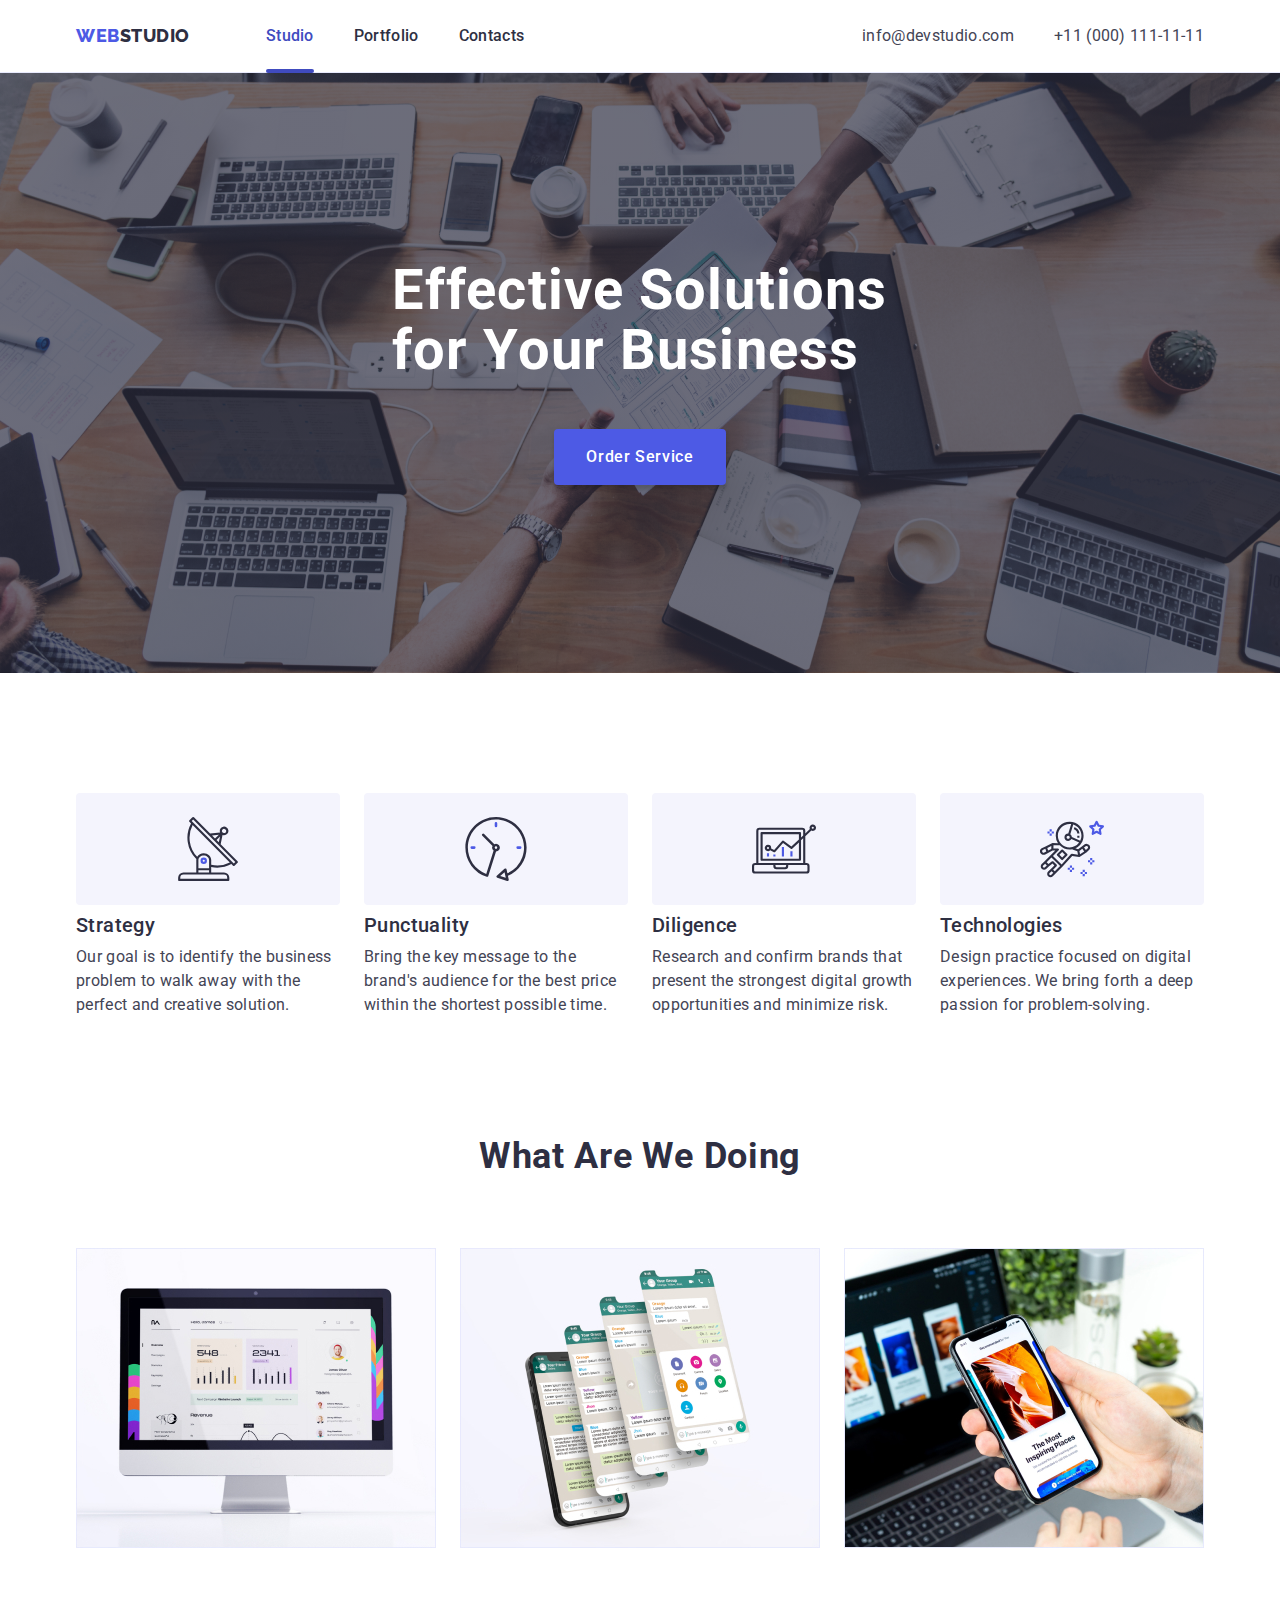
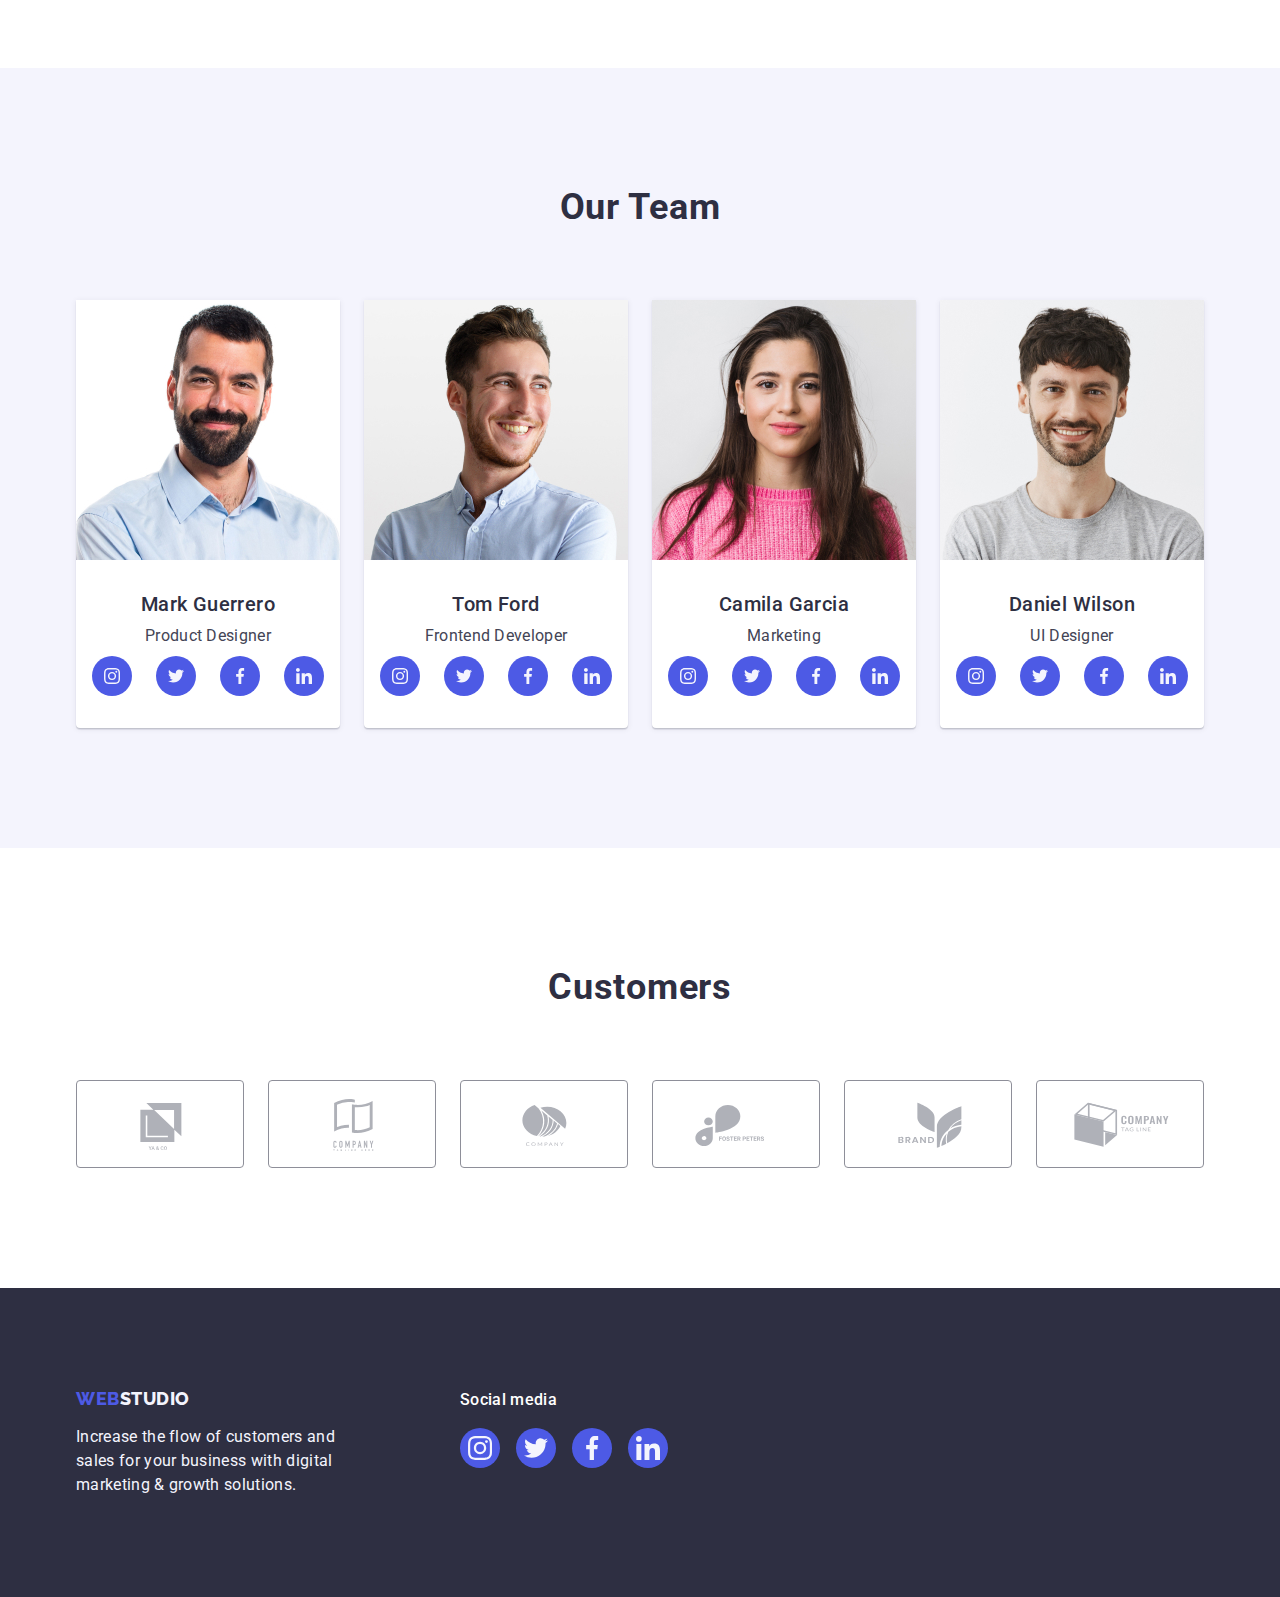
<file: index.html>
<!DOCTYPE html>
<html lang="en">
  <head>
    <meta charset="UTF-8" />
    <meta http-equiv="X-UA-Compatible" content="IE=edge" />
    <meta name="viewport" content="width=device-width, initial-scale=1.0" />
    <link rel="preconnect" href="https://fonts.googleapis.com" />
    <link rel="preconnect" href="https://fonts.gstatic.com" crossorigin />
    <link
      href="https://fonts.googleapis.com/css2?family=Raleway:wght@800&family=Roboto:wght@400;500;700;900&display=swap"
      rel="stylesheet"
    />
    <link
      rel="stylesheet"
      href="https://cdnjs.cloudflare.com/ajax/libs/modern-normalize/1.1.0/modern-normalize.min.css"
    />
    <link rel="stylesheet" href="./css/styles.css" />
    <title>WebStudio</title>
  </head>
  <body>
    <!-- Шапка макету -->
    <header class="page-header">
      <div class="main-nav container">
        <nav class="page-nav">
          <a href="./index.html" class="logo-page logo link"
            >Web<span class="logo-text-header">Studio</span></a
          >
          <ul class="site-nav list">
            <li class="nav-item">
              <a href="./index.html" class="nav-link current link">Studio</a>
            </li>
            <li class="nav-item">
              <a href="./portfolio.html" class="nav-link link">Portfolio</a>
            </li>
            <li class="nav-item">
              <a href="" class="nav-link link">Contacts</a>
            </li>
          </ul>
        </nav>
        <!-- Контакти -->
        <address class="tel-email">
          <ul class="tel-email-contacs list">
            <li class="item">
              <a href="mailto:info@devstudio.com" class="tel-email-link link"
                >info@devstudio.com</a
              >
            </li>
            <li class="item">
              <a href="tel:+110001111111" class="tel-email-link link"
                >+11 (000) 111-11-11</a
              >
            </li>
          </ul>
        </address>
      </div>
    </header>
    <main>
      <!-- Секція Герой -->
      <section class="hero">
        <div class="container">
          <h1 class="hero-title">Effective Solutions for Your Business</h1>
          <button type="button" class="button hero-btn" data-modal-open>
            Order Service
          </button>
        </div>
      </section>

      <!-- Секція 1 -->
      <section class="section">
        <div class="container">
          <h2 class="visually-hidden">advantages Webstudio</h2>
          <ul class="advantages list">
            <li class="adv-item">
              <div class="adv-icon">
                <svg width="64" height="64">
                  <use href="./images/icon.svg#icon-antenna-1"></use>
                </svg>
              </div>
              <h3 class="title">Strategy</h3>
              <p class="section-advantages-text">
                Our goal is to identify the business problem to walk away with
                the perfect and creative solution.
              </p>
            </li>
            <li class="adv-item">
              <div class="adv-icon">
                <svg width="64" height="64">
                  <use href="./images/icon.svg#icon-clock-1"></use>
                </svg>
              </div>
              <h3 class="title">Punctuality</h3>
              <p class="section-advantages-text">
                Bring the key message to the brand's audience for the best price
                within the shortest possible time.
              </p>
            </li>
            <li class="adv-item">
              <div class="adv-icon">
                <svg width="64" height="64">
                  <use href="./images/icon.svg#icon-diagram-1"></use>
                </svg>
              </div>
              <h3 class="title">Diligence</h3>
              <p class="section-advantages-text">
                Research and confirm brands that present the strongest digital
                growth opportunities and minimize risk.
              </p>
            </li>
            <li class="adv-item">
              <div class="adv-icon">
                <svg width="64" height="64">
                  <use href="./images/icon.svg#icon-astronaut-1"></use>
                </svg>
              </div>
              <h3 class="title">Technologies</h3>
              <p class="section-advantages-text">
                Design practice focused on digital experiences. We bring forth a
                deep passion for problem-solving.
              </p>
            </li>
          </ul>
        </div>
      </section>
      <!-- Секція 2 -->
      <section class="section-doing">
        <div class="container">
          <h2 class="section-title">What are we doing</h2>
          <ul class="our-works list">
            <li class="item">
              <img
                src="./images/mono.jpg"
                alt="monobblok"
                width="360"
                height="300"
              />
            </li>
            <li class="item">
              <img
                src="./images/smart.jpg"
                alt="smartphone"
                width="360"
                height="300"
              />
            </li>
            <li class="item">
              <img
                src="./images/smartnout.jpg"
                alt="smartphone in hands, laptop on the table"
                width="360"
                height="300"
              />
            </li>
          </ul>
        </div>
      </section>
      <!-- Секція 3 -->
      <section class="section-team">
        <div class="container">
          <h2 class="section-team-title">Our Team</h2>
          <ul class="sections-team list">
            <li class="section-team-card item">
              <img
                src="./images/mark.jpg"
                alt="photo mark guerrero"
                width="264"
                height="260"
              />
              <div class="card-team">
                <h3 class="section-team-title-empl">Mark Guerrero</h3>
                <p class="section-team-text">Product Designer</p>
                <ul class="social-list list">
                  <li class="social-list-item">
                    <a href="" class="social-list-link">
                      <svg class="social-list-icon" width="16" height="16">
                        <use
                          href="./images/icon.svg#icon-instagram-2"
                        ></use></svg
                    ></a>
                  </li>
                  <li class="social-list-item">
                    <a href="" class="social-list-link">
                      <svg class="social-list-icon" width="16" height="16">
                        <use href="./images/icon.svg#icon-twitter-1"></use></svg
                    ></a>
                  </li>
                  <li class="social-list-item">
                    <a href="" class="social-list-link">
                      <svg class="social-list-icon" width="16" height="16">
                        <use
                          href="./images/icon.svg#icon-facebook-1"
                        ></use></svg
                    ></a>
                  </li>
                  <li class="social-list-item">
                    <a href="" class="social-list-link">
                      <svg class="social-list-icon" width="16" height="16">
                        <use
                          href="./images/icon.svg#icon-linkedin-1"
                        ></use></svg
                    ></a>
                  </li>
                </ul>
              </div>
            </li>

            <li class="section-team-card item">
              <img
                src="./images/tom.jpg"
                alt="photo tom ford"
                width="264"
                height="260"
              />
              <div class="card-team">
                <h3 class="section-team-title-empl">Tom Ford</h3>
                <p class="section-team-text">Frontend Developer</p>
                <ul class="social-list list">
                  <li class="social-list-item">
                    <a href="" class="social-list-link">
                      <svg class="social-list-icon" width="16" height="16">
                        <use
                          href="./images/icon.svg#icon-instagram-2"
                        ></use></svg
                    ></a>
                  </li>
                  <li class="social-list-item">
                    <a href="" class="social-list-link">
                      <svg class="social-list-icon" width="16" height="16">
                        <use href="./images/icon.svg#icon-twitter-1"></use></svg
                    ></a>
                  </li>
                  <li class="social-list-item">
                    <a href="" class="social-list-link">
                      <svg class="social-list-icon" width="16" height="16">
                        <use
                          href="./images/icon.svg#icon-facebook-1"
                        ></use></svg
                    ></a>
                  </li>
                  <li class="social-list-item">
                    <a href="" class="social-list-link">
                      <svg class="social-list-icon" width="16" height="16">
                        <use
                          href="./images/icon.svg#icon-linkedin-1"
                        ></use></svg
                    ></a>
                  </li>
                </ul>
              </div>
            </li>
            <li class="section-team-card item">
              <img
                src="./images/camila.jpg"
                alt="photo camila garcia"
                width="264"
                height="260"
              />
              <div class="card-team">
                <h3 class="section-team-title-empl">Camila Garcia</h3>
                <p class="section-team-text">Marketing</p>
                <ul class="social-list list">
                  <li class="social-list-item">
                    <a href="" class="social-list-link">
                      <svg class="social-list-icon" width="16" height="16">
                        <use
                          href="./images/icon.svg#icon-instagram-2"
                        ></use></svg
                    ></a>
                  </li>
                  <li class="social-list-item">
                    <a href="" class="social-list-link">
                      <svg class="social-list-icon" width="16" height="16">
                        <use href="./images/icon.svg#icon-twitter-1"></use></svg
                    ></a>
                  </li>
                  <li class="social-list-item">
                    <a href="" class="social-list-link">
                      <svg class="social-list-icon" width="16" height="16">
                        <use
                          href="./images/icon.svg#icon-facebook-1"
                        ></use></svg
                    ></a>
                  </li>
                  <li class="social-list-item">
                    <a href="" class="social-list-link">
                      <svg class="social-list-icon" width="16" height="16">
                        <use
                          href="./images/icon.svg#icon-linkedin-1"
                        ></use></svg
                    ></a>
                  </li>
                </ul>
              </div>
            </li>
            <li class="section-team-card item">
              <img
                src="./images/daniel.jpg"
                alt="photo daniel wilson"
                width="264"
                height="260"
              />
              <div class="card-team">
                <h3 class="section-team-title-empl">Daniel Wilson</h3>
                <p class="section-team-text">UI Designer</p>
                <ul class="social-list list">
                  <li class="social-list-item">
                    <a href="" class="social-list-link">
                      <svg class="social-list-icon" width="16" height="16">
                        <use
                          href="./images/icon.svg#icon-instagram-2"
                        ></use></svg
                    ></a>
                  </li>
                  <li class="social-list-item">
                    <a href="" class="social-list-link">
                      <svg class="social-list-icon" width="16" height="16">
                        <use href="./images/icon.svg#icon-twitter-1"></use></svg
                    ></a>
                  </li>
                  <li class="social-list-item">
                    <a href="" class="social-list-link">
                      <svg class="social-list-icon" width="16" height="16">
                        <use
                          href="./images/icon.svg#icon-facebook-1"
                        ></use></svg
                    ></a>
                  </li>
                  <li class="social-list-item">
                    <a href="" class="social-list-link">
                      <svg class="social-list-icon" width="16" height="16">
                        <use
                          href="./images/icon.svg#icon-linkedin-1"
                        ></use></svg
                    ></a>
                  </li>
                </ul>
              </div>
            </li>
          </ul>
        </div>
      </section>

      <!-- Секція 4 -->
      <section class="section">
        <div class="container">
          <h2 class="section-customers-title">Customers</h2>
          <ul class="customers-list list">
            <li class="customers-list-item">
              <a href="" class="customers-list-link">
                <svg class="customers-icon" width="104" height="56">
                  <use href="./images/icon.svg#icon-Logo-YaCo"></use></svg
              ></a>
            </li>
            <li class="customers-list-item">
              <a href="" class="customers-list-link">
                <svg class="customers-icon" width="104" height="56">
                  <use href="./images/icon.svg#icon-Logo-Tagline"></use></svg
              ></a>
            </li>
            <li class="customers-list-item">
              <a href="" class="customers-list-link">
                <svg class="customers-icon" width="104" height="56">
                  <use href="./images/icon.svg#icon-Logo-Company"></use></svg
              ></a>
            </li>
            <li class="customers-list-item">
              <a href="" class="customers-list-link">
                <svg class="customers-icon" width="104" height="56">
                  <use href="./images/icon.svg#icon-Logo-Foster"></use></svg
              ></a>
            </li>

            <li class="customers-list-item">
              <a href="" class="customers-list-link">
                <svg class="customers-icon" width="104" height="56">
                  <use href="./images/icon.svg#icon-Logo-Brand"></use></svg
              ></a>
            </li>
            <li class="customers-list-item">
              <a href="" class="customers-list-link">
                <svg class="customers-icon" width="104" height="56">
                  <use href="./images/icon.svg#icon-Logo-Tag-Line"></use></svg
              ></a>
            </li>
          </ul>
        </div>
      </section>
    </main>

    <!-- Футер -->
    <footer class="footer">
      <div class="footer-container container">
        <div class="footer-one-part">
          <a href="./index.html" class="footer-logo logo link"
            >Web<span class="logo-text-footer">Studio</span></a
          >
          <p class="footer-text">
            Increase the flow of customers and sales for your business with
            digital marketing & growth solutions.
          </p>
        </div>
        <div class="footer-two-part">
          <p class="footer-social-title">Social media</p>
          <ul class="footer-social-list list">
            <li class="social-list-item">
              <a href="" class="footer-social-list-link">
                <svg class="social-list-icon" width="24" height="24">
                  <use href="./images/icon.svg#icon-instagram-2"></use></svg
              ></a>
            </li>
            <li class="social-list-item">
              <a href="" class="footer-social-list-link">
                <svg class="social-list-icon" width="24" height="24">
                  <use href="./images/icon.svg#icon-twitter-1"></use></svg
              ></a>
            </li>
            <li class="social-list-item">
              <a href="" class="footer-social-list-link">
                <svg class="social-list-icon" width="24" height="24">
                  <use href="./images/icon.svg#icon-facebook-1"></use></svg
              ></a>
            </li>
            <li class="social-list-item">
              <a href="" class="footer-social-list-link">
                <svg class="social-list-icon" width="24" height="24">
                  <use href="./images/icon.svg#icon-linkedin-1"></use></svg
              ></a>
            </li>
          </ul>
        </div>
      </div>
    </footer>

    <!-- Модальне вікно -->

    <div class="backdrop is-hidden" data-modal>
      <div class="modal">
        <button type="button" class="button modal-close" data-modal-close>
          <svg class="icon-close-modal" width="8" height="8">
            <use href="./images/icon.svg#icon-close-modal"></use>
          </svg>
        </button>
      </div>
    </div>
    <script src="./js/modal.js"></script>
  </body>
</html>
</file>
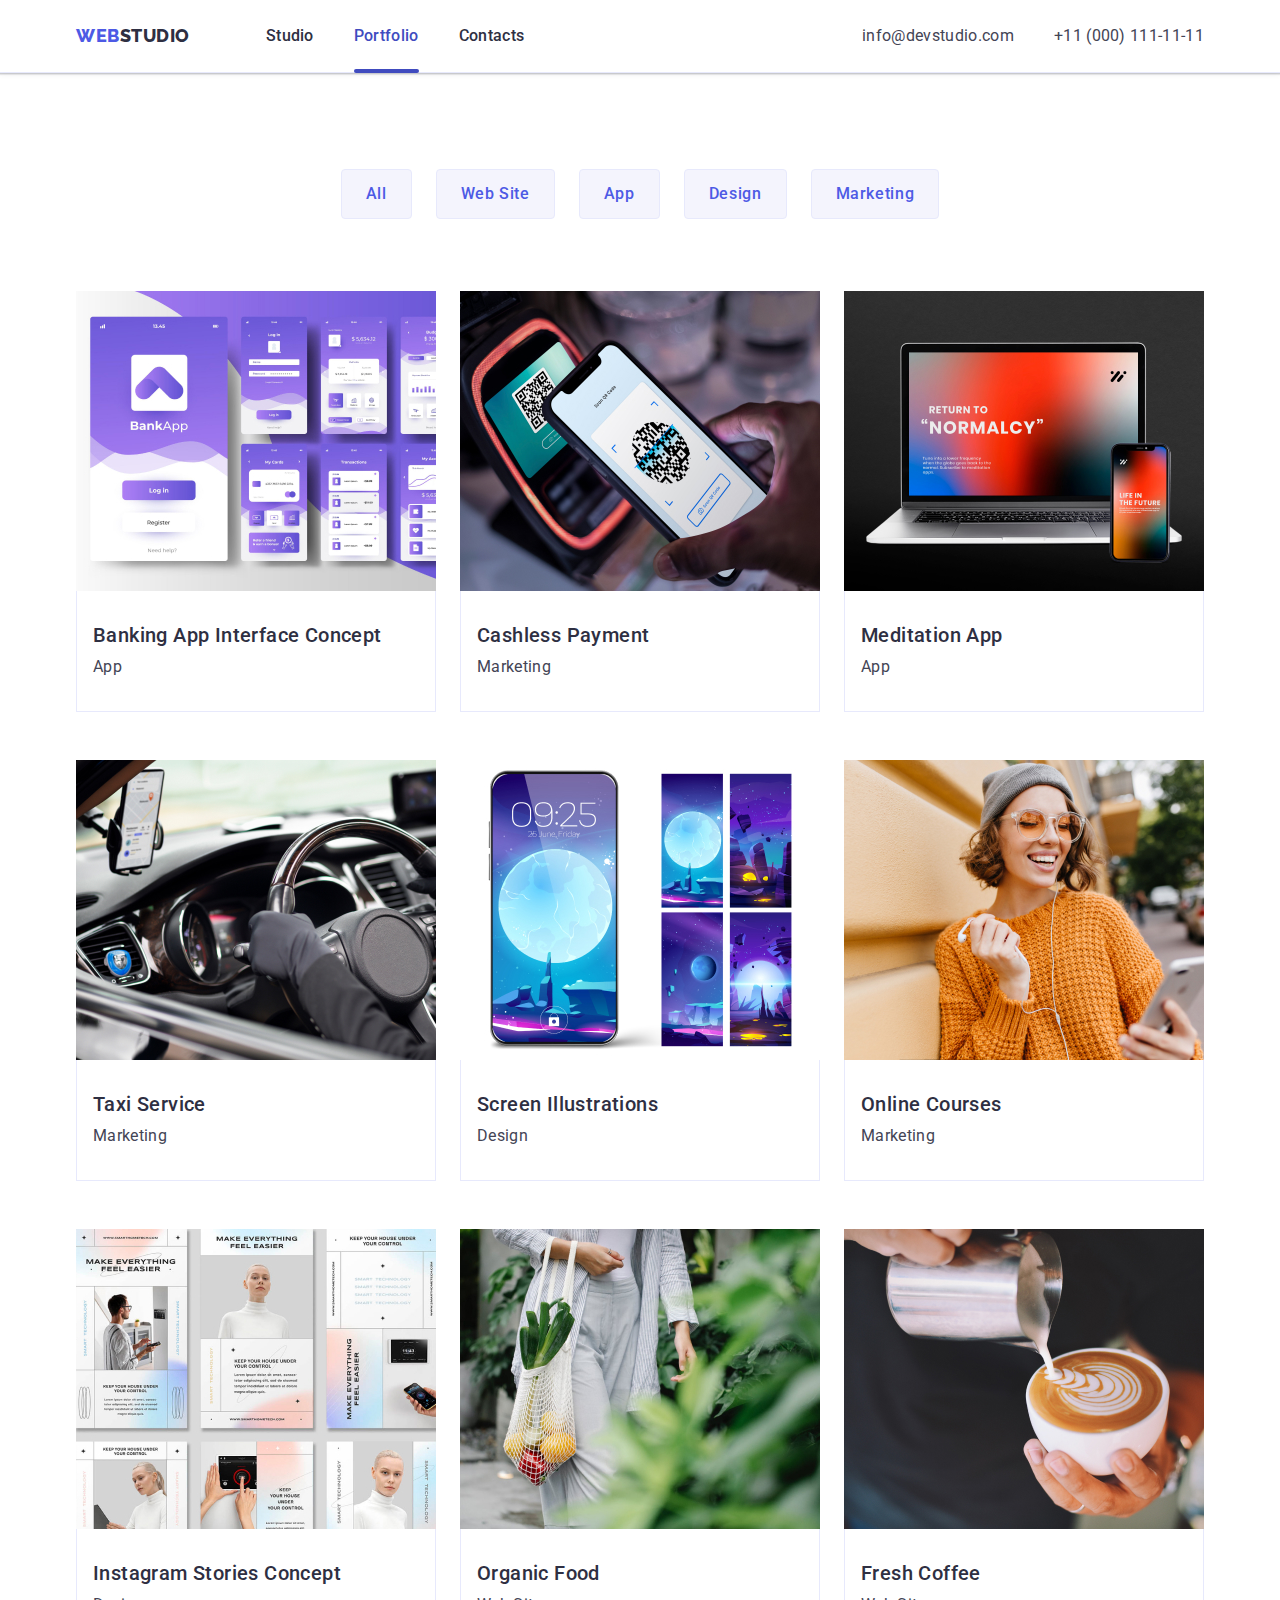
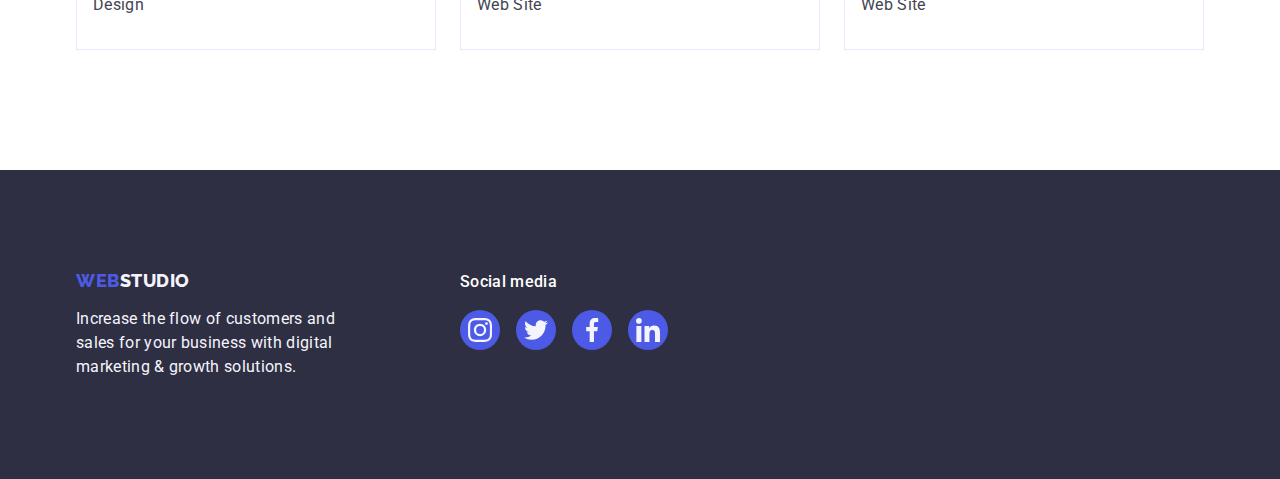
<file: portfolio.html>
<!DOCTYPE html>
<html lang="en">
  <head>
    <meta charset="UTF-8" />
    <meta http-equiv="X-UA-Compatible" content="IE=edge" />
    <meta name="viewport" content="width=device-width, initial-scale=1.0" />
    <link rel="preconnect" href="https://fonts.googleapis.com" />
    <link rel="preconnect" href="https://fonts.gstatic.com" crossorigin />
    <link
      href="https://fonts.googleapis.com/css2?family=Raleway:wght@800&family=Roboto:wght@400;500;700;900&display=swap"
      rel="stylesheet"
    />
    <link
      rel="stylesheet"
      href="https://cdnjs.cloudflare.com/ajax/libs/modern-normalize/1.1.0/modern-normalize.min.css"
    />
    <link rel="stylesheet" href="./css/styles.css" />
    <title>Portfolio</title>
  </head>
  <body>
    <!-- Шапка макету -->
    <header class="page-header">
      <div class="main-nav container">
        <nav class="page-nav">
          <a href="./index.html" class="logo-page logo link"
            >Web<span class="logo-text-header">Studio</span></a
          >
          <ul class="site-nav list">
            <li class="nav-item">
              <a href="./index.html" class="nav-link link">Studio</a>
            </li>
            <li class="nav-item">
              <a href="./portfolio.html" class="nav-link current link"
                >Portfolio</a
              >
            </li>
            <li class="nav-item">
              <a href="" class="nav-link link">Contacts</a>
            </li>
          </ul>
        </nav>
        <!-- Контакти -->
        <address class="tel-email">
          <ul class="tel-email-contacs list">
            <li class="item">
              <a href="mailto:info@devstudio.com" class="tel-email-link link"
                >info@devstudio.com</a
              >
            </li>
            <li class="item">
              <a href="tel:+110001111111" class="tel-email-link link"
                >+11 (000) 111-11-11</a
              >
            </li>
          </ul>
        </address>
      </div>
    </header>
    <main>
      <section class="section-portfolio">
        <div class="container">
          <h1 class="visually-hidden">Portfolio</h1>
          <!--  Фільтр кнопок-->
          <ul class="main-filters list">
            <li class="item">
              <button type="button" class="button filters">All</button>
            </li>
            <li class="item">
              <button type="button" class="button filters">Web Site</button>
            </li>
            <li class="item">
              <button type="button" class="button filters">App</button>
            </li>
            <li class="item">
              <button type="button" class="button filters">Design</button>
            </li>
            <li class="item">
              <button type="button" class="button filters">Marketing</button>
            </li>
          </ul>
          <!-- Послуги -->
          <ul class="services list">
            <li class="services-list">
              <a class="services-link link" href="">
                <div class="services-image-overlay">
                  <img
                    src="./images/portfolio-images/bank-concept.jpg"
                    class="card"
                    alt="bannking
            app interface"
                    width="360"
                    height="300"
                  />
                  <p class="overlay">
                    14 Stylish and User-Friendly App Design Concepts · Task
                    Manager App · Calorie Tracker App · Exotic Fruit Ecommerce
                    App · Cloud Storage App
                  </p>
                </div>
                <div class="card-content">
                  <h2 class="card-services-title">
                    Banking App Interface Concept
                  </h2>
                  <p class="services-text">App</p>
                </div>
              </a>
            </li>
            <li class="services-list">
              <a class="services-link link" href="">
                <div class="services-image-overlay">
                  <img
                    src="./images/portfolio-images/cash-paym.jpg"
                    class="card"
                    alt="phone with qr code"
                    width="360"
                    height="300"
                  />
                  <p class="overlay">
                    14 Stylish and User-Friendly App Design Concepts · Task
                    Manager App · Calorie Tracker App · Exotic Fruit Ecommerce
                    App · Cloud Storage App
                  </p>
                </div>
                <div class="card-content">
                  <h2 class="card-services-title">Cashless Payment</h2>
                  <p class="services-text">Marketing</p>
                </div></a
              >
            </li>
            <li class="services-list">
              <a class="services-link link" href=""
                ><div class="services-image-overlay">
                  <img
                    src="./images/portfolio-images/medit-app.jpg"
                    class="card"
                    alt="laptop and phone"
                    width="360"
                    height="300"
                  />
                  <p class="overlay">
                    14 Stylish and User-Friendly App Design Concepts · Task
                    Manager App · Calorie Tracker App · Exotic Fruit Ecommerce
                    App · Cloud Storage App
                  </p>
                </div>
                <div class="card-content">
                  <h2 class="card-services-title">Meditation App</h2>
                  <p class="services-text">App</p>
                </div></a
              >
            </li>
            <li class="services-list">
              <a class="services-link link" href=""
                ><div class="services-image-overlay">
                  <img
                    src="./images/portfolio-images/taxi.jpg"
                    class="card"
                    alt="the steering wheel of the car and the phone on the windshield"
                    width="360"
                    height="300"
                  />
                  <p class="overlay">
                    14 Stylish and User-Friendly App Design Concepts · Task
                    Manager App · Calorie Tracker App · Exotic Fruit Ecommerce
                    App · Cloud Storage App
                  </p>
                </div>
                <div class="card-content">
                  <h2 class="card-services-title">Taxi Service</h2>
                  <p class="services-text">Marketing</p>
                </div></a
              >
            </li>
            <li class="services-list">
              <a class="services-link link" href=""
                ><div class="services-image-overlay">
                  <img
                    src="./images/portfolio-images/screen-ill.jpg"
                    class="card"
                    alt="phone screen"
                    width="360"
                    height="300"
                  />
                  <p class="overlay">
                    14 Stylish and User-Friendly App Design Concepts · Task
                    Manager App · Calorie Tracker App · Exotic Fruit Ecommerce
                    App · Cloud Storage App
                  </p>
                </div>
                <div class="card-content">
                  <h2 class="card-services-title">Screen Illustrations</h2>
                  <p class="services-text">Design</p>
                </div></a
              >
            </li>
            <li class="services-list">
              <a class="services-link link" href=""
                ><div class="services-image-overlay">
                  <img
                    src="./images/portfolio-images/onl-cours.jpg"
                    class="card"
                    alt="girl with phone"
                    width="360"
                    height="300"
                  />
                  <p class="overlay">
                    14 Stylish and User-Friendly App Design Concepts · Task
                    Manager App · Calorie Tracker App · Exotic Fruit Ecommerce
                    App · Cloud Storage App
                  </p>
                </div>
                <div class="card-content">
                  <h2 class="card-services-title">Online Courses</h2>
                  <p class="services-text">Marketing</p>
                </div></a
              >
            </li>
            <li class="services-list">
              <a class="services-link link" href=""
                ><div class="services-image-overlay">
                  <img
                    src="./images/portfolio-images/inst-concept.jpg"
                    class="card"
                    alt="photo of a girl and options for managing a smart home"
                    width="360"
                    height="300"
                  />
                  <p class="overlay">
                    14 Stylish and User-Friendly App Design Concepts · Task
                    Manager App · Calorie Tracker App · Exotic Fruit Ecommerce
                    App · Cloud Storage App
                  </p>
                </div>
                <div class="card-content">
                  <h2 class="card-services-title">Instagram Stories Concept</h2>
                  <p class="services-text">Design</p>
                </div></a
              >
            </li>
            <li class="services-list">
              <a class="services-link link" href=""
                ><div class="services-image-overlay">
                  <img
                    src="./images/portfolio-images/org-food.jpg"
                    class="card"
                    alt="girl with fresh fruit"
                    width="360"
                    height="300"
                  />
                  <p class="overlay">
                    14 Stylish and User-Friendly App Design Concepts · Task
                    Manager App · Calorie Tracker App · Exotic Fruit Ecommerce
                    App · Cloud Storage App
                  </p>
                </div>
                <div class="card-content">
                  <h2 class="card-services-title">Organic Food</h2>
                  <p class="services-text">Web Site</p>
                </div></a
              >
            </li>
            <li class="services-list">
              <a class="services-link link" href=""
                ><div class="services-image-overlay">
                  <img
                    src="./images/portfolio-images/coffe.jpg"
                    class="card"
                    alt="a cup of coffee"
                    width="360"
                    height="300"
                  />
                  <p class="overlay">
                    14 Stylish and User-Friendly App Design Concepts · Task
                    Manager App · Calorie Tracker App · Exotic Fruit Ecommerce
                    App · Cloud Storage App
                  </p>
                </div>
                <div class="card-content">
                  <h2 class="card-services-title">Fresh Coffee</h2>
                  <p class="services-text">Web Site</p>
                </div></a
              >
            </li>
          </ul>
        </div>
      </section>
    </main>
    <!-- Футер -->
    <footer class="footer">
      <div class="footer-container container">
        <div class="footer-one-part">
          <a href="./index.html" class="footer-logo logo link"
            >Web<span class="logo-text-footer">Studio</span></a
          >
          <p class="footer-text">
            Increase the flow of customers and sales for your business with
            digital marketing & growth solutions.
          </p>
        </div>
        <div class="footer-two-part">
          <p class="footer-social-title">Social media</p>
          <ul class="footer-social-list list">
            <li class="social-list-item">
              <a href="" class="footer-social-list-link">
                <svg class="social-list-icon" width="24" height="24">
                  <use href="./images/icon.svg#icon-instagram-2"></use></svg
              ></a>
            </li>
            <li class="social-list-item">
              <a href="" class="footer-social-list-link">
                <svg class="social-list-icon" width="24" height="24">
                  <use href="./images/icon.svg#icon-twitter-1"></use></svg
              ></a>
            </li>
            <li class="social-list-item">
              <a href="" class="footer-social-list-link">
                <svg class="social-list-icon" width="24" height="24">
                  <use href="./images/icon.svg#icon-facebook-1"></use></svg
              ></a>
            </li>
            <li class="social-list-item">
              <a href="" class="footer-social-list-link">
                <svg class="social-list-icon" width="24" height="24">
                  <use href="./images/icon.svg#icon-linkedin-1"></use></svg
              ></a>
            </li>
          </ul>
        </div>
      </div>
    </footer>
  </body>
</html>
</file>
<file: css/styles.css>
html {
  box-sizing: border-box;
}

*,
*::before,
*::after {
  box-sizing: inherit;
}

:root {
  --primary-brand-color: #4d5ae5;
  --pressed-state-color: #404bbf;
  --title-text-color: #2e2f42;
  --body-text-color: #434455;
  --accent-color: #e7e9fc;
  --background-section-color: #f4f4fd;
  --background-dark-color: #2e2f42;
  --background-white-color: #ffffff;
  --subtle-text: #8e8f99;
  --link-icon-color: #afb1b8;
  --secondary-link-icon-color: #31d0aa;
  --backround-color-modal: #fcfcfc;
  --transition-duration-and-func: 250ms cubic-bezier(0.4, 0, 0.2, 1) 0ms;
}

body {
  background-color: var(--background-white-color);
  color: var(--body-text-color);
  font-family: 'Roboto', sans-serif;
}

img {
  display: block;
  max-width: 100%;
}
h1,
h2,
h3,
h4,
h5,
h6,
p {
  margin: 0;
}
/* Скидання значень */
.list {
  list-style: none;
  padding: 0;
  margin: 0;
}

.link {
  text-decoration: none;
}

/* Контейнер */
.container {
  width: 1158px;
  padding-left: 15px;
  padding-right: 15px;
  margin-left: auto;
  margin-right: auto;
}

/* Шапка */
/*=============================================
=            Section comment block            =
=============================================*/

.page-header {
  border-bottom: 1px solid var(--accent-color);
  box-shadow: 0px 2px 1px rgba(46, 47, 66, 0.08),
    0px 1px 1px rgba(46, 47, 66, 0.16), 0px 1px 6px rgba(46, 47, 66, 0.08);
}

/* Логотип */
.logo {
  color: var(--title-text-color);
  font-family: 'Raleway', sans-serif;
  font-weight: 800;
  font-size: 18px;
  line-height: 1.17;
  letter-spacing: 0.03em;
  text-transform: uppercase;
  color: #4d5ae5;
}
.logo-text-header {
  color: var(--title-text-color);
}
.logo-page {
  margin-right: 76px;
}

/* Навігація */
.main-nav,
.page-nav,
.main-filters {
  display: flex;
  align-items: center;
  margin-right: auto;
}

.site-nav {
  display: flex;
  gap: 40px;
}
.tel-email-contacs {
  display: flex;
  gap: 40px;
}

.nav-link {
  position: relative;
  display: block;
  padding: 24px 0;
  color: var(--title-text-color);
  font-weight: 500;
  font-size: 16px;
  line-height: 1.5;
  letter-spacing: 0.02em;
  transition: color var(--transition-duration-and-func);
}
.nav-link.current.link::after {
  content: '';
  position: absolute;
  left: 0;
  bottom: -1px;
  display: block;
  transform: translate(0, 0);
  width: 100%;
  height: 4px;
  border-radius: 2px;
  background-color: var(--pressed-state-color);
}

.nav-item > .nav-link.current.link {
  color: var(--pressed-state-color);
}

.nav-link:hover,
.nav-link:focus {
  color: var(--pressed-state-color);
}
/* Контакти */

.tel-email-link {
  display: block;
  padding-top: 24px;
  padding-bottom: 24px;
  font-style: normal;
  font-size: 16px;
  line-height: 1.5;
  letter-spacing: 0.02em;
  color: var(--body-text-color);
  transition: color var(--transition-duration-and-func);
}

.tel-email-link:hover,
.tel-email-link:focus {
  color: var(--pressed-state-color);
}

/* Секція герой */

/*=============================================
=            Section comment block            =
=============================================*/
.hero {
  max-width: 1440px;
  padding-top: 188px;
  padding-bottom: 188px;
  margin: 0 auto;
  background-size: cover;
  background-repeat: no-repeat;
  background-position: center;
  background-color: var(--background-dark-color);
  background-image: linear-gradient(
      rgba(46, 47, 66, 0.7),
      rgba(46, 47, 66, 0.7)
    ),
    url(../images/gero-images/people-office.jpg);
}
.hero-title {
  margin-top: 0;
  margin-right: auto;
  margin-left: auto;
  margin-bottom: 48px;

  color: var(--background-white-color);
  font-weight: 700;
  font-size: 56px;
  max-width: 496px;
  line-height: 1.07;
  letter-spacing: 0.02em;
}

/* Кнопки */
.button {
  display: block;
  border-radius: 4px;
  padding: 16px 32px;
  text-align: center;

  background-color: var(--primary-brand-color);
  color: var(--background-white-color);
  font-family: inherit;
  font-weight: 500;
  font-size: 16px;
  line-height: 1.5;
  letter-spacing: 0.04em;
  cursor: pointer;
  transition: background-color var(--transition-duration-and-func);
}

.button.hero-btn {
  border: none;
  margin: 0 auto;
  box-shadow: 0px 4px 4px rgba(0, 0, 0, 0.15);
}
.button.hero-btn:hover,
.button.hero-btn:focus {
  background-color: var(--pressed-state-color);
}

/*=====  End of Section comment block  ======*/

/*=============================================
=            Section comment block            =
=============================================*/
/* Секція 1 */
.section-title,
.section-team-title,
.section-customers-title {
  margin-top: 0;
  margin-bottom: 72px;
  color: var(--title-text-color);
  font-weight: 700;
  font-size: 36px;
  line-height: 1.1;
  text-align: center;
  letter-spacing: 0.02em;
  text-transform: capitalize;
}
.adv-icon {
  display: flex;
  align-items: center;
  justify-content: center;
  height: 112px;
  background-color: var(--background-section-color);
  margin-bottom: 8px;
  border-radius: 4px;
}

.advantages {
  display: flex;
  gap: 24px;
}
.section {
  padding: 120px 0;
}
.visually-hidden {
  position: absolute;
  width: 1px;
  height: 1px;
  margin: -1px;
  border: 0;
  padding: 0;

  white-space: nowrap;
  clip-path: inset(100%);
  clip: rect(0 0 0 0);
  overflow: hidden;
}

.adv-item {
  width: 264px;
}

.advantages .title,
.services-title,
.section-team-title-empl {
  margin-top: 0;
  margin-bottom: 8px;
  color: var(--title-text-color);
  font-weight: 500;
  font-size: 20px;
  line-height: 1.2;
  letter-spacing: 0.02em;
}

.section-advantages-text,
.section-team-text,
.services-text,
.footer-text {
  margin-top: 0;
  margin-bottom: 0;
  font-size: 16px;
  line-height: 1.5;
  letter-spacing: 0.02em;
}

.services-text {
  color: var(--body-text-color);
}
/*=====  End of Section comment block  ======*/

/*=============================================
=            Section comment block            =
=============================================*/

/* Секція 2 */
.section-doing {
  padding-bottom: 120px;
}
.our-works,
.sections-team {
  display: flex;
  gap: 24px;
}
/*=====  End of Section comment block  ======*/

/*=============================================
=            Section comment block            =
=============================================*/

/* Секція 3 */
.section-team {
  padding-top: 120px;
  padding-bottom: 120px;
  background-color: var(--background-section-color);
}
.section-team-card {
  background: var(--background-white-color);
  border-radius: 0px 0px 4px 4px;
  box-shadow: 0px 1px 6px rgba(46, 47, 66, 0.08),
    0px 1px 1px rgba(46, 47, 66, 0.16), 0px 2px 1px rgba(46, 47, 66, 0.08);

  background-color: var(--background-white-color);
}
.card-team {
  padding: 32px 0;

  text-align: center;
  border-radius: 0px 0px 4px 4px;
}
.section-team-text {
  margin-bottom: 8px;
}
.social-list {
  display: flex;
  justify-content: center;
  gap: 24px;
}
.social-list-icon {
  display: block;
  fill: var(--background-section-color);
}

.social-list-link,
.footer-social-list-link {
  display: flex;
  width: 100%;
  height: 100%;
  justify-content: center;
  align-items: center;
  margin: 0;
  width: 40px;
  height: 40px;
  border-radius: 50%;
  background-color: var(--primary-brand-color);
  transition: background-color var(--transition-duration-and-func);
}
.social-list-link:hover,
.social-list-link:focus {
  background-color: var(--pressed-state-color);
}

/*=====  End of Section comment block  ======*/

/*=============================================
=            Section comment block            =
=============================================*/

/* Секція 4 */
.customers-list-link {
  display: flex;
  width: 168px;
  height: 88px;
  align-items: center;
  justify-content: center;
  border: 1px solid var(--subtle-text);
  border-radius: 4px;
  color: var(--link-icon-color);
  transition: color var(--transition-duration-and-func),
    border-color var(--transition-duration-and-func);
}
.customers-list-link:hover,
.customers-list-link:focus {
  border-color: var(--pressed-state-color);
  color: var(--pressed-state-color);
}
.customers-icon {
  fill: currentColor;
}
.customers-list {
  display: flex;
  justify-content: center;
  gap: 24px;
}
/*=====  End of Section comment block  ======*/
/*=============================================
=           Footer           =
=============================================*/

.footer {
  padding-top: 100px;
  padding-bottom: 100px;

  background-color: var(--background-dark-color);
  color: var(--background-section-color);
}
.footer-container {
  display: flex;
  align-items: baseline;
  gap: 120px;
}
.social-list-item {
  width: 40px;
  height: 40px;
}

.footer-social-list-link:hover,
.footer-social-list-link:focus {
  background-color: var(--secondary-link-icon-color);
}
.footer-logo {
  display: inline-block;
  margin-bottom: 16px;
}
.logo-text-footer {
  color: var(--background-section-color);
}
.footer-text {
  width: 264px;
}
.footer-social-list {
  display: flex;
  justify-content: center;
  gap: 16px;
}
.footer-social-title {
  font-weight: 500;
  font-size: 16px;
  line-height: 1.5;

  letter-spacing: 0.02em;

  color: var(--background-white-color);
  margin-bottom: 16px;
}

/*=====  End footer  ======*/

/* Портфоліо */
.section-portfolio {
  padding: 96px 0 120px 0;
}

/* Кнопки портфоліо */
.main-filters {
  justify-content: center;
  gap: 24px;
  margin-bottom: 72px;
}
.button.filters {
  padding: 12px 24px;
  border: 1px solid var(--accent-color);

  min-width: 69px;

  background-color: var(--background-section-color);
  color: var(--primary-brand-color);
  transition: background-color var(--transition-duration-and-func),
    color var(--transition-duration-and-func),
    border var(--transition-duration-and-func),
    box-shadow var(--transition-duration-and-func);
}

.button.filters:hover,
.button.filters:focus {
  background-color: var(--pressed-state-color);
  color: var(--background-white-color);
  border: 1px solid transparent;
  box-shadow: 0px 3px 1px rgba(0, 0, 0, 0.1), 0px 2px 1px rgba(0, 0, 0, 0.08),
    0px 2px 2px rgba(0, 0, 0, 0.12);
}
.services {
  display: flex;
  flex-wrap: wrap;
  gap: 48px 24px;
}
.services-list {
  width: 360px;
}
.services-link {
  display: block;

  transition: box-shadow var(--transition-duration-and-func);
}
.services-link:hover,
.services-link:focus {
  box-shadow: 0px 1px 6px rgba(46, 47, 66, 0.08),
    0px 1px 1px rgba(46, 47, 66, 0.16), 0px 2px 1px rgba(46, 47, 66, 0.08);
}

.card-content {
  padding: 32px 16px;
  border-left: 1px solid var(--accent-color);
  border-right: 1px solid var(--accent-color);
  border-bottom: 1px solid var(--accent-color);
}
.card-services-title {
  margin-top: 0;
  margin-bottom: 8px;
  color: var(--title-text-color);
  font-weight: 500;
  font-size: 20px;
  line-height: 1.2;
  letter-spacing: 0.02em;
}
.services-image-overlay {
  position: relative;
  overflow: hidden;
}
.overlay {
  position: absolute;
  left: 0;
  top: 0;
  width: 100%;
  height: 100%;
  font-size: 16px;
  line-height: 1.5;
  letter-spacing: 0.02em;
  padding-top: 40px;
  padding-left: 32px;
  padding-right: 32px;
  padding-bottom: 164px;
  background-color: var(--primary-brand-color);
  color: var(--background-section-color);
  overflow: auto;
  transform: translate(0, 100%);
  transition: transform var(--transition-duration-and-func);
}
.services-link:hover .overlay,
.services-link:focus .overlay {
  transform: translate(0, 0);
}
/*=============================================
=            Modal windows          =
=============================================*/
.backdrop {
  position: fixed;
  z-index: 100;
  top: 0;
  left: 0;
  width: 100%;
  height: 100%;
  background-color: rgba(46, 47, 66, 0.4);
  transition: opacity var(--transition-duration-and-func),
    visibility var(--transition-duration-and-func);
}
.backdrop.is-hidden {
  opacity: 0;
  visibility: hidden;
  pointer-events: none;
}
.backdrop.is-hidden .modal {
  transform: translate(-50%, -50%) scale(0);
}
.modal {
  position: absolute;
  width: 408px;
  height: 576px;
  top: 50%;
  left: 50%;
  transform: translate(-50%, -50%) scale(1);
  background-color: var(--backround-color-modal);
  box-shadow: 0px 1px 1px rgba(0, 0, 0, 0.14), 0px 1px 3px rgba(0, 0, 0, 0.12),
    0px 2px 1px rgba(0, 0, 0, 0.2);
  border-radius: 4px;
  transition: var(--transition-duration-and-func);
}
.modal-close {
  position: absolute;
  top: 24px;
  right: 24px;
  display: flex;
  justify-content: center;
  align-items: center;
  width: 24px;
  height: 24px;
  border-radius: 50%;
  background-color: var(--accent-color);
  border: 1px solid rgba(0, 0, 0, 0.1);
  padding: 0;
}
.modal-close:hover,
.modal-close:focus {
  background-color: var(--pressed-state-color);
  color: var(--background-white-color);
}

.modal-close:hover .icon-close-modal,
.modal-close:focus .icon-close-modal {
  fill: var(--background-white-color);
}
.icon-close-modal {
  transition: fill var(--transition-duration-and-func);
}
</file>
